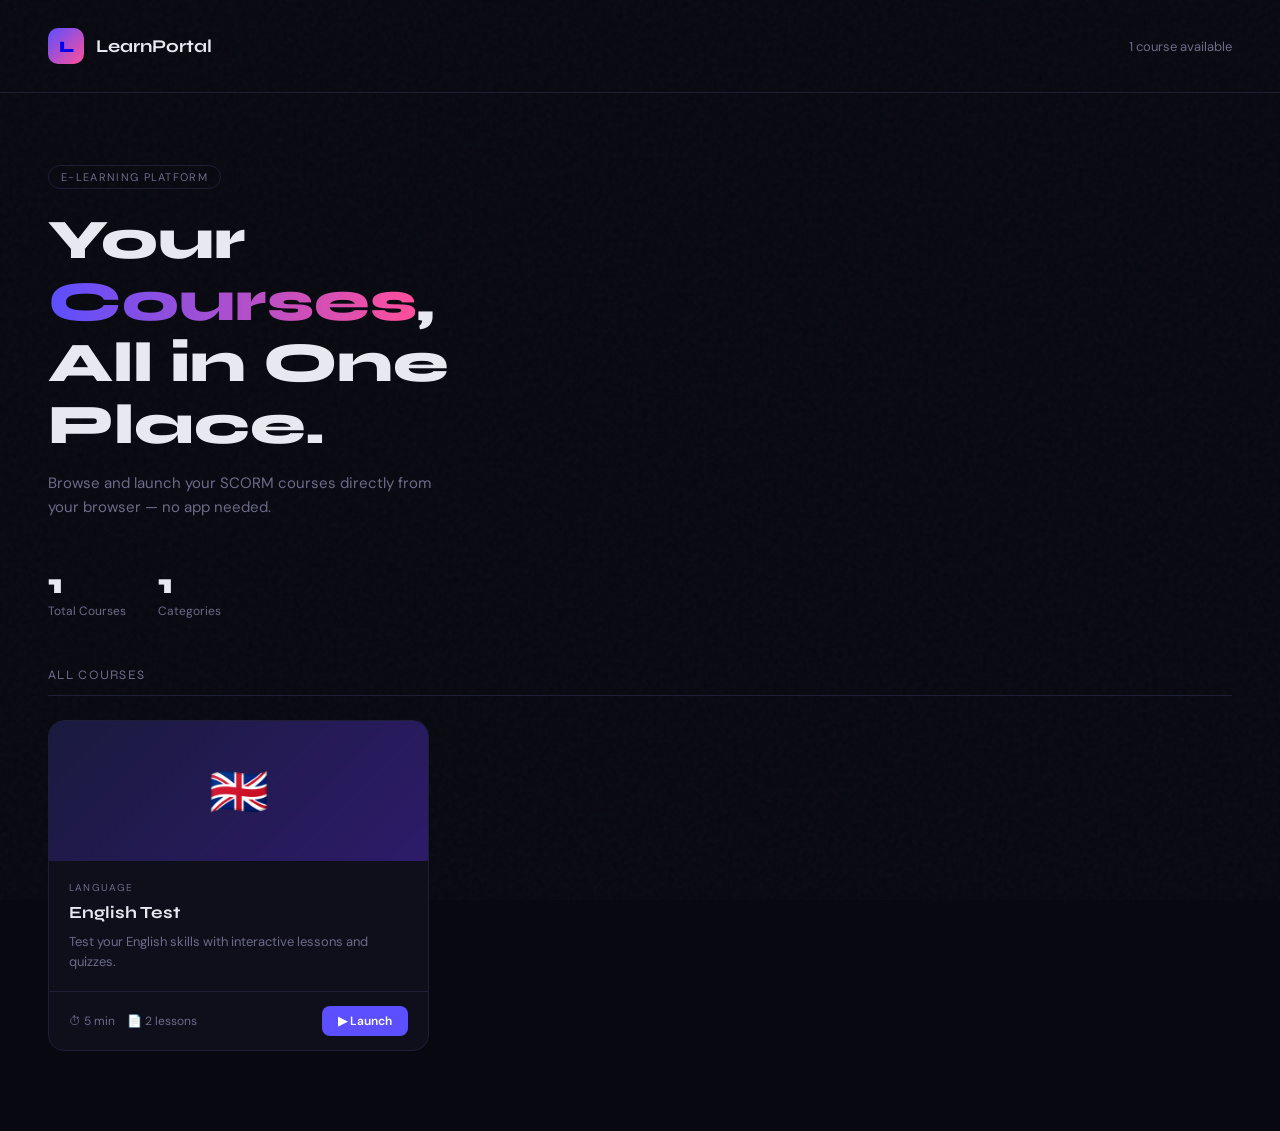
<file: index.html>
<!DOCTYPE html>
<html lang="en">
<head>
  <meta charset="UTF-8"/>
  <meta name="viewport" content="width=device-width, initial-scale=1.0"/>
  <title>Learning Portal</title>
  <link href="https://fonts.googleapis.com/css2?family=Syne:wght@400;600;700;800&family=DM+Sans:wght@300;400;500&display=swap" rel="stylesheet"/>
  <style>
    :root {
      --bg:       #080810;
      --surface:  #0f0f1c;
      --border:   #1e1e35;
      --accent:   #5b4fff;
      --accent2:  #ff4f9b;
      --text:     #e8e8f0;
      --muted:    #6b6b8a;
    }

    * { margin:0; padding:0; box-sizing:border-box; }

    body {
      font-family: 'DM Sans', sans-serif;
      background: var(--bg);
      color: var(--text);
      min-height: 100vh;
    }

    /* ── noise overlay ── */
    body::before {
      content:'';
      position:fixed; inset:0;
      background-image: url("data:image/svg+xml,%3Csvg viewBox='0 0 200 200' xmlns='http://www.w3.org/2000/svg'%3E%3Cfilter id='n'%3E%3CfeTurbulence type='fractalNoise' baseFrequency='.9' numOctaves='4' stitchTiles='stitch'/%3E%3C/filter%3E%3Crect width='100%25' height='100%25' filter='url(%23n)' opacity='.03'/%3E%3C/svg%3E");
      pointer-events:none; z-index:0;
    }

    /* ── header ── */
    header {
      position: relative; z-index:1;
      padding: 28px 48px;
      display: flex;
      align-items: center;
      justify-content: space-between;
      border-bottom: 1px solid var(--border);
    }

    .logo {
      display: flex; align-items: center; gap: 12px;
      text-decoration: none;
    }

    .logo-mark {
      width: 36px; height: 36px;
      background: linear-gradient(135deg, var(--accent), var(--accent2));
      border-radius: 10px;
      display: flex; align-items: center; justify-content: center;
      font-family: 'Syne', sans-serif;
      font-weight: 800; font-size: 16px;
    }

    .logo-text {
      font-family: 'Syne', sans-serif;
      font-weight: 700; font-size: 18px;
      color: var(--text);
    }

    .header-meta {
      font-size: 13px;
      color: var(--muted);
    }

    /* ── hero ── */
    .hero {
      position: relative; z-index:1;
      padding: 72px 48px 48px;
    }

    .hero-tag {
      display: inline-block;
      padding: 4px 12px;
      border: 1px solid var(--border);
      border-radius: 20px;
      font-size: 11px;
      letter-spacing: .12em;
      text-transform: uppercase;
      color: var(--muted);
      margin-bottom: 20px;
    }

    .hero h1 {
      font-family: 'Syne', sans-serif;
      font-size: clamp(32px, 5vw, 56px);
      font-weight: 800;
      line-height: 1.1;
      max-width: 600px;
    }

    .hero h1 span {
      background: linear-gradient(90deg, var(--accent), var(--accent2));
      -webkit-background-clip: text;
      -webkit-text-fill-color: transparent;
    }

    .hero-sub {
      margin-top: 16px;
      color: var(--muted);
      font-size: 15px;
      max-width: 400px;
      line-height: 1.6;
    }

    /* ── stats row ── */
    .stats {
      position: relative; z-index:1;
      padding: 0 48px 48px;
      display: flex; gap: 32px;
    }

    .stat {
      display: flex; flex-direction: column; gap: 2px;
    }

    .stat-num {
      font-family: 'Syne', sans-serif;
      font-size: 28px; font-weight: 800;
      color: var(--text);
    }

    .stat-label { font-size: 12px; color: var(--muted); }

    /* ── grid ── */
    .grid-wrap {
      position: relative; z-index:1;
      padding: 0 48px 80px;
    }

    .section-title {
      font-family: 'Syne', sans-serif;
      font-size: 13px;
      letter-spacing: .1em;
      text-transform: uppercase;
      color: var(--muted);
      margin-bottom: 24px;
      padding-bottom: 12px;
      border-bottom: 1px solid var(--border);
    }

    .grid {
      display: grid;
      grid-template-columns: repeat(auto-fill, minmax(300px, 1fr));
      gap: 20px;
    }

    /* ── card ── */
    .card {
      background: var(--surface);
      border: 1px solid var(--border);
      border-radius: 16px;
      overflow: hidden;
      text-decoration: none;
      color: inherit;
      display: flex; flex-direction: column;
      transition: border-color .25s, transform .25s;
      animation: fadeUp .5s both;
    }

    .card:hover {
      border-color: var(--accent);
      transform: translateY(-4px);
    }

    @keyframes fadeUp {
      from { opacity:0; transform: translateY(20px); }
      to   { opacity:1; transform: translateY(0); }
    }

    .card:nth-child(1) { animation-delay: .05s; }
    .card:nth-child(2) { animation-delay: .10s; }
    .card:nth-child(3) { animation-delay: .15s; }
    .card:nth-child(4) { animation-delay: .20s; }
    .card:nth-child(5) { animation-delay: .25s; }
    .card:nth-child(6) { animation-delay: .30s; }

    .card-thumb {
      height: 140px;
      position: relative;
      display: flex; align-items: center; justify-content: center;
      font-size: 48px;
    }

    .card-body {
      padding: 20px;
      flex: 1;
      display: flex; flex-direction: column; gap: 8px;
    }

    .card-category {
      font-size: 10px;
      letter-spacing: .12em;
      text-transform: uppercase;
      color: var(--muted);
    }

    .card-title {
      font-family: 'Syne', sans-serif;
      font-weight: 700;
      font-size: 17px;
      line-height: 1.3;
    }

    .card-desc {
      font-size: 13px;
      color: var(--muted);
      line-height: 1.5;
      flex: 1;
    }

    .card-footer {
      padding: 14px 20px;
      border-top: 1px solid var(--border);
      display: flex;
      align-items: center;
      justify-content: space-between;
    }

    .card-meta {
      font-size: 12px;
      color: var(--muted);
      display: flex; gap: 12px;
    }

    .btn-play {
      display: flex; align-items: center; gap: 6px;
      padding: 7px 16px;
      background: var(--accent);
      border-radius: 8px;
      font-size: 12px;
      font-weight: 600;
      color: #fff;
      transition: opacity .2s;
    }

    .btn-play:hover { opacity: .85; }

    /* ── empty state ── */
    .empty {
      grid-column: 1/-1;
      padding: 60px 20px;
      text-align: center;
      color: var(--muted);
      border: 2px dashed var(--border);
      border-radius: 16px;
    }

    .empty-icon { font-size: 48px; margin-bottom: 16px; }
    .empty h3 { font-family:'Syne',sans-serif; font-size:18px; color: var(--text); margin-bottom:8px; }
    .empty p  { font-size:14px; line-height:1.6; max-width:320px; margin:0 auto; }

    @media (max-width: 600px) {
      header, .hero, .stats, .grid-wrap { padding-left:20px; padding-right:20px; }
    }
  </style>
</head>
<body>

<header>
  <a class="logo" href="index.html">
    <div class="logo-mark">L</div>
    <span class="logo-text">LearnPortal</span>
  </a>
  <span class="header-meta" id="course-count">0 courses available</span>
</header>

<section class="hero">
  <div class="hero-tag">E-Learning Platform</div>
  <h1>Your <span>Courses</span>,<br/>All in One Place.</h1>
  <p class="hero-sub">Browse and launch your SCORM courses directly from your browser — no app needed.</p>
</section>

<div class="stats">
  <div class="stat">
    <span class="stat-num" id="stat-total">0</span>
    <span class="stat-label">Total Courses</span>
  </div>
  <div class="stat">
    <span class="stat-num" id="stat-cats">0</span>
    <span class="stat-label">Categories</span>
  </div>
</div>

<div class="grid-wrap">
  <div class="section-title">All Courses</div>
  <div class="grid" id="grid"></div>
</div>

<script src="courses.js"></script>

</body>
</html>
</file>
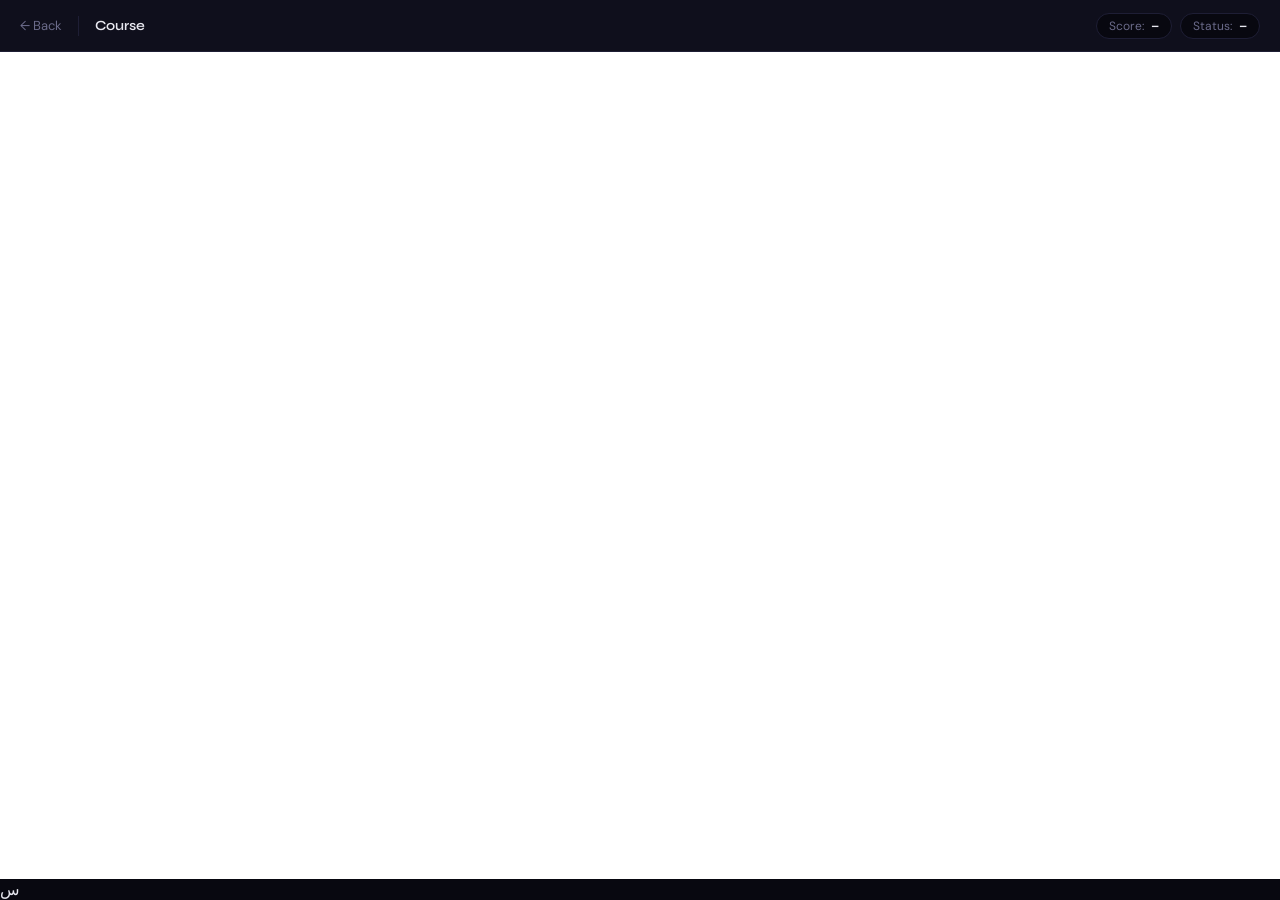
<file: player.html>
<!DOCTYPE html>
<html lang="en">
<head>
  <meta charset="UTF-8"/>
  <meta name="viewport" content="width=device-width, initial-scale=1.0"/>
  <title>Course Player</title>
  <link href="https://fonts.googleapis.com/css2?family=Syne:wght@600;700&family=DM+Sans:wght@400;500&display=swap" rel="stylesheet"/>
  <style>
    :root {
      --bg:      #080810;
      --surface: #0f0f1c;
      --border:  #1e1e35;
      --accent:  #5b4fff;
      --text:    #e8e8f0;
      --muted:   #6b6b8a;
    }

    * { margin:0; padding:0; box-sizing:border-box; }

    body {
      font-family: 'DM Sans', sans-serif;
      background: var(--bg);
      color: var(--text);
      height: 100vh;
      display: flex;
      flex-direction: column;
    }

    .topbar {
      flex-shrink: 0;
      height: 52px;
      padding: 0 20px;
      background: var(--surface);
      border-bottom: 1px solid var(--border);
      display: flex;
      align-items: center;
      gap: 16px;
    }

    .back-btn {
      display: flex; align-items: center; gap: 6px;
      text-decoration: none;
      color: var(--muted);
      font-size: 13px;
      transition: color .2s;
      flex-shrink: 0;
    }
    .back-btn:hover { color: var(--text); }

    .divider { width: 1px; height: 20px; background: var(--border); flex-shrink: 0; }

    .course-title {
      font-family: 'Syne', sans-serif;
      font-size: 14px;
      font-weight: 600;
      flex: 1;
      white-space: nowrap;
      overflow: hidden;
      text-overflow: ellipsis;
    }

    .badges { display:flex; gap:8px; flex-shrink:0; }

    .badge {
      padding: 4px 12px;
      border-radius: 20px;
      font-size: 12px;
      background: var(--bg);
      border: 1px solid var(--border);
      color: var(--muted);
    }

    .badge strong { color: var(--text); margin-left: 4px; }

    #status-badge.completed { border-color:#22c55e; }
    #status-badge.completed strong { color:#4ade80; }
    #status-badge.failed    { border-color:#ef4444; }
    #status-badge.failed    strong { color:#f87171; }

    #scorm-frame {
      flex: 1;
      width: 100%;
      border: none;
      background: #fff;
    }
  </style>
</head>
<body>

<div class="topbar">
  <a class="back-btn" href="index.html">← Back</a>
  <div class="divider"></div>
  <div class="course-title" id="course-title">Loading…</div>
  <div class="badges">
    <div class="badge" id="score-badge">Score: <strong id="score">–</strong></div>
    <div class="badge" id="status-badge">Status: <strong id="status">–</strong></div>
  </div>
</div>

<iframe id="scorm-frame" src=""></iframe>

<script src="scorm-api.js"></script>
<script src="player.js"></script>
</body>
</html>س
</file>
